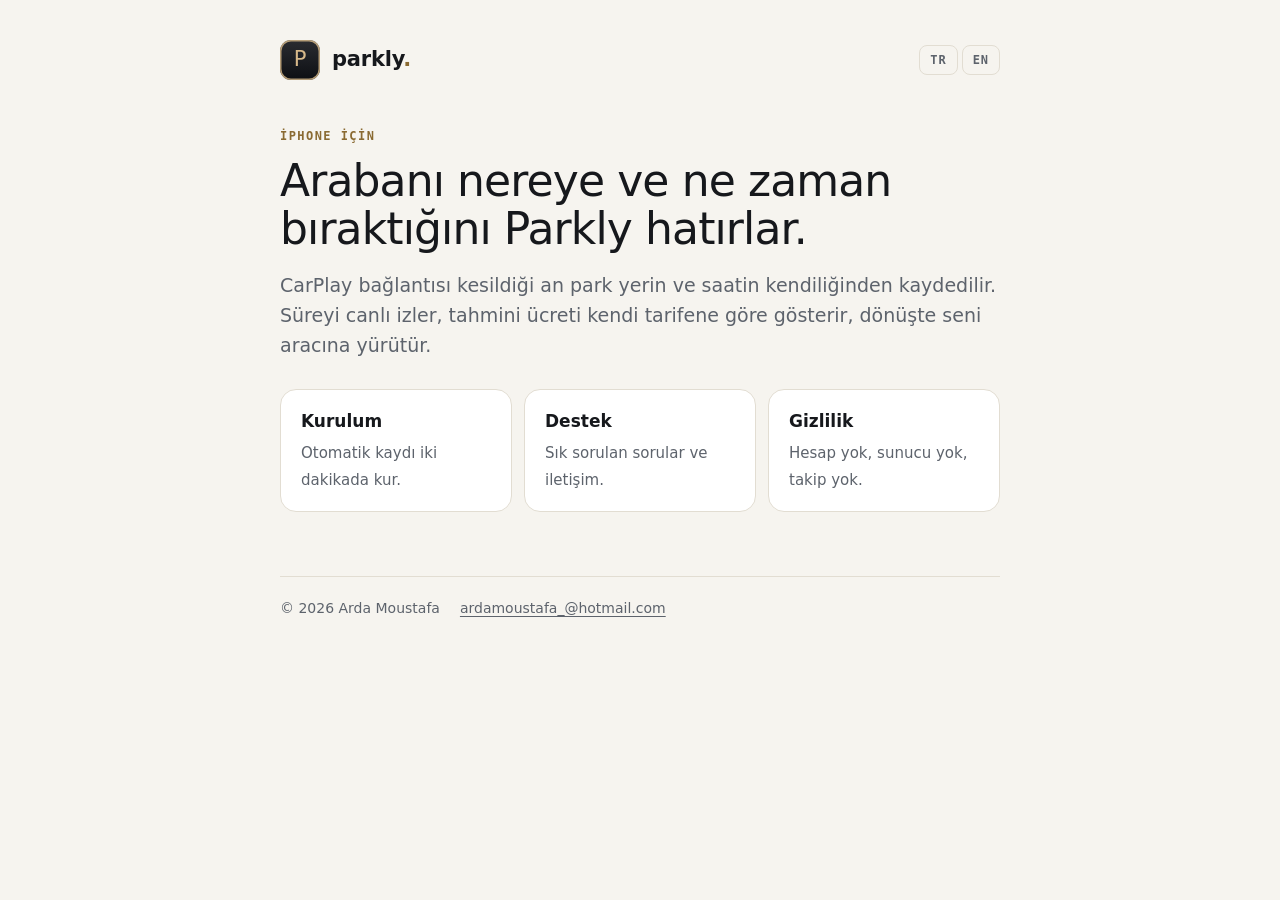
<file: index.html>
<!doctype html>
<html lang="tr">
<head>
<meta charset="utf-8">
<meta name="viewport" content="width=device-width, initial-scale=1, viewport-fit=cover">
<title>Parkly — Arabanı nereye bıraktığını hatırlar</title>
<meta name="description" content="Parkly, CarPlay bağlantısı kesildiğinde park yerini ve saatini kendiliğinden kaydeder. Hesap yok, sunucu yok, veriler iPhone'unda kalır.">
<link rel="stylesheet" href="style.css">
</head>
<body>
<span id="en"></span>
<div class="wrap">
  <header class="top">
    <a class="brand" href="index.html"><span class="mark" aria-hidden="true">P</span><b>parkly<i>.</i></b></a>
    <nav class="lang" aria-label="Dil / Language"><a href="index.html" hreflang="tr">TR</a><a href="index.html#en" hreflang="en">EN</a></nav>
  </header>

  <main class="lang-tr" lang="tr">
    <p class="eyebrow">iPhone için</p>
    <h1>Arabanı nereye ve ne zaman bıraktığını Parkly hatırlar.</h1>
    <p class="lede">CarPlay bağlantısı kesildiği an park yerin ve saatin kendiliğinden kaydedilir. Süreyi canlı izler, tahmini ücreti kendi tarifene göre gösterir, dönüşte seni aracına yürütür.</p>
    <div class="cards">
      <a href="support.html#kurulum"><b>Kurulum</b><span>Otomatik kaydı iki dakikada kur.</span></a>
      <a href="support.html"><b>Destek</b><span>Sık sorulan sorular ve iletişim.</span></a>
      <a href="privacy.html"><b>Gizlilik</b><span>Hesap yok, sunucu yok, takip yok.</span></a>
    </div>
  </main>

  <main class="lang-en" lang="en">
    <p class="eyebrow">For iPhone</p>
    <h1>Parkly remembers where and when you parked.</h1>
    <p class="lede">The moment CarPlay disconnects, your spot and time are saved automatically. It tracks the duration live, estimates the fee from your own tariff and walks you back to your car.</p>
    <div class="cards">
      <a href="support.html#en"><b>Setup</b><span>Set up automatic saving in two minutes.</span></a>
      <a href="support.html#en"><b>Support</b><span>Common questions and contact.</span></a>
      <a href="privacy.html#en"><b>Privacy</b><span>No account, no server, no tracking.</span></a>
    </div>
  </main>

  <footer>
    <span>© 2026 Arda Moustafa</span>
    <a href="mailto:ardamoustafa_@hotmail.com">ardamoustafa_@hotmail.com</a>
  </footer>
</div>
</body>
</html>
</file>
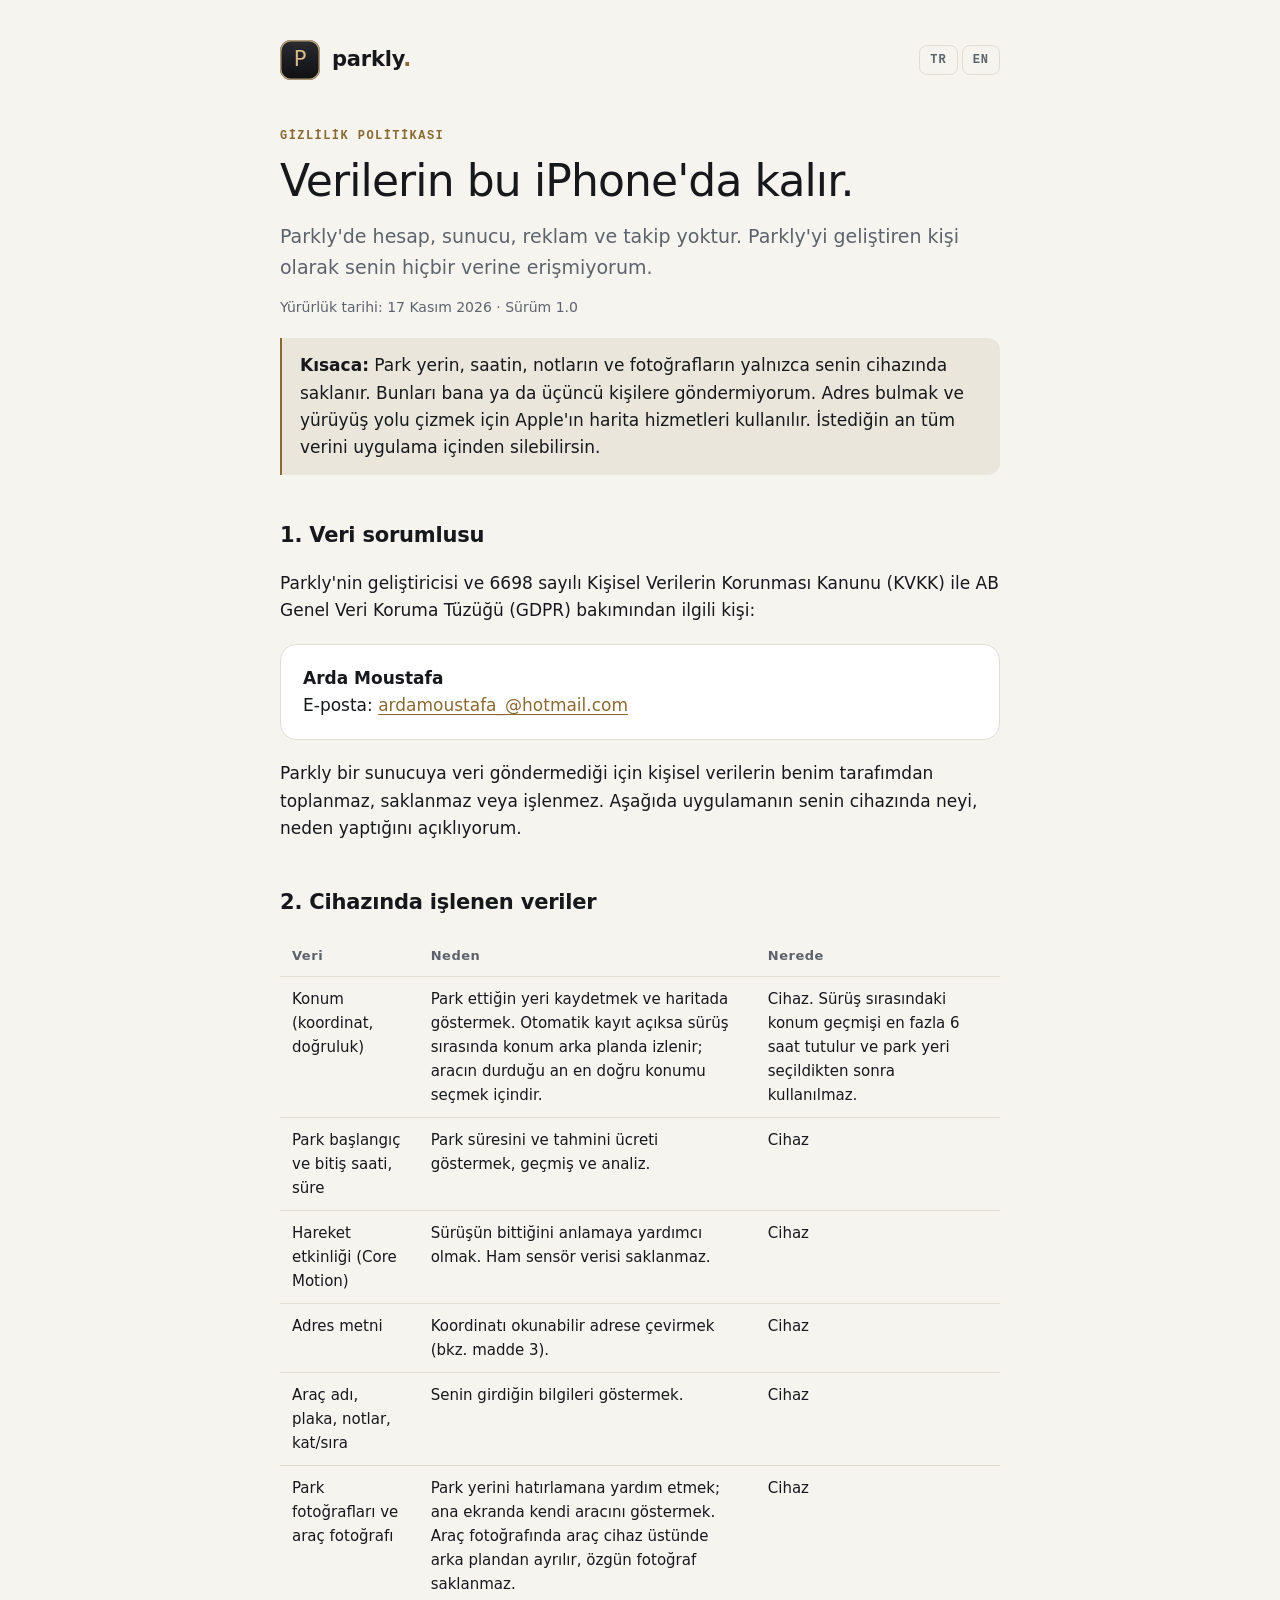
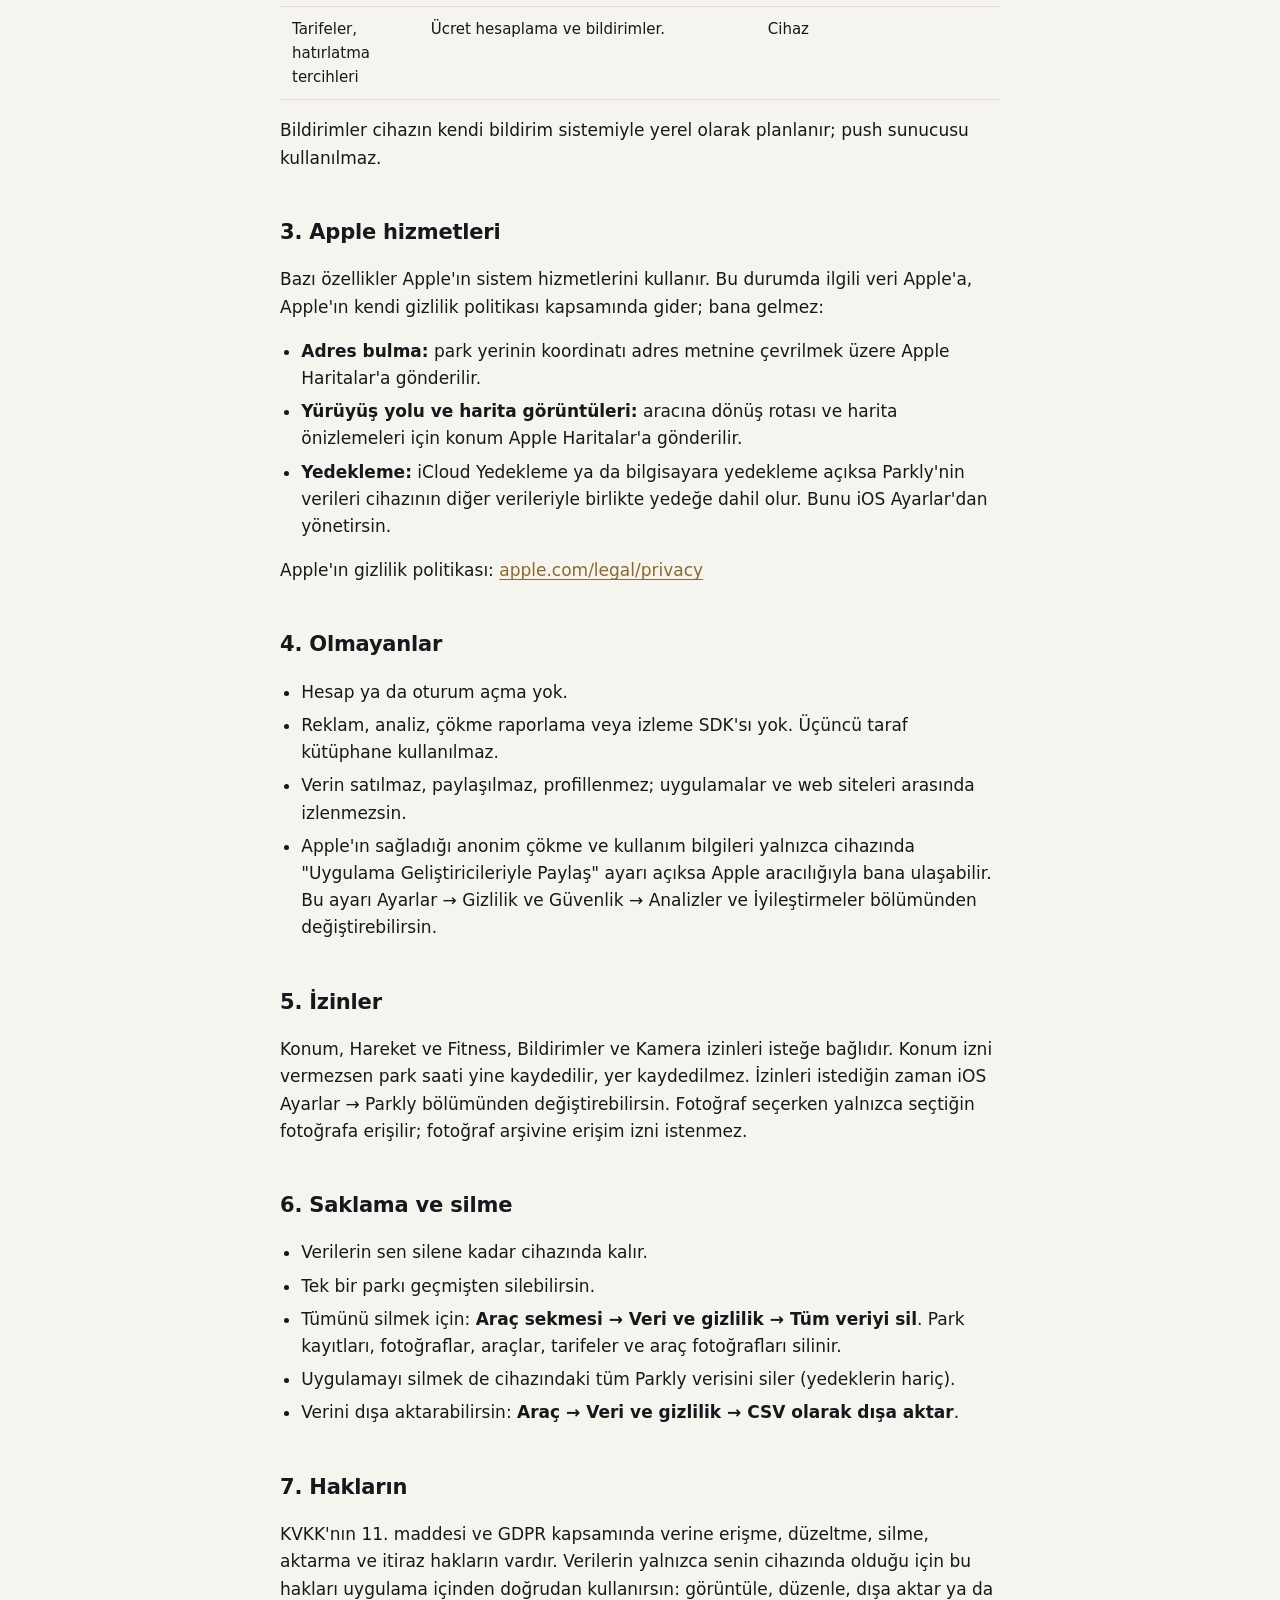
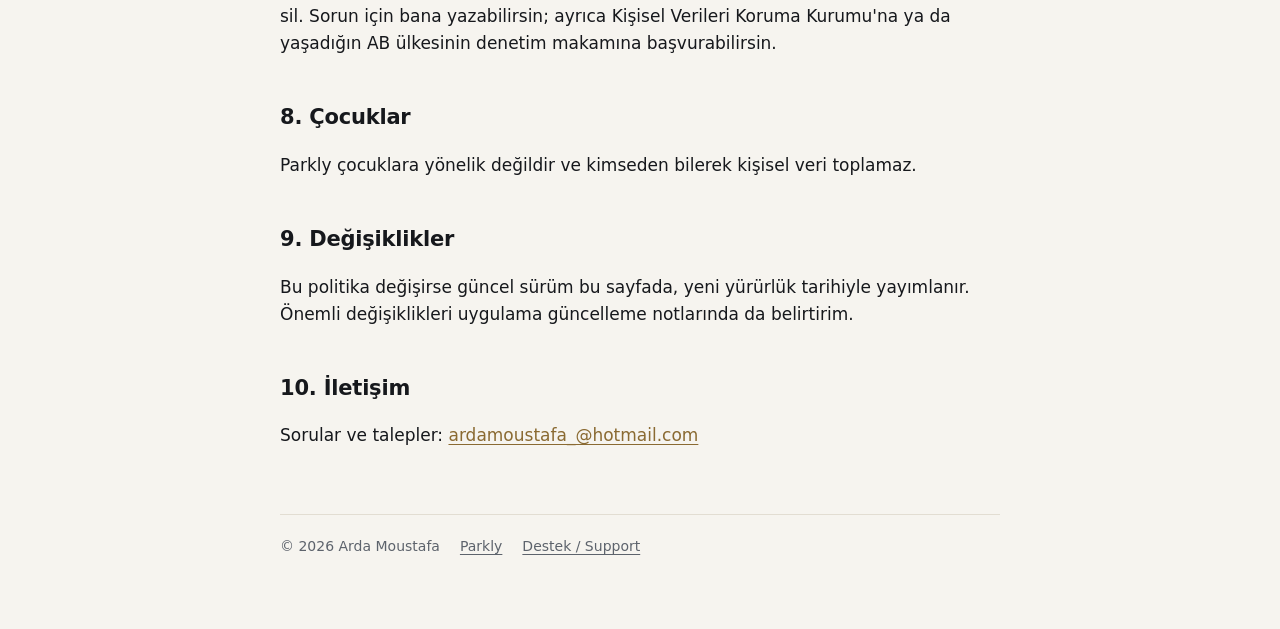
<file: privacy.html>
<!doctype html>
<html lang="tr">
<head>
<meta charset="utf-8">
<meta name="viewport" content="width=device-width, initial-scale=1, viewport-fit=cover">
<title>Parkly — Gizlilik Politikası / Privacy Policy</title>
<meta name="description" content="Parkly gizlilik politikası. Parkly verilerini yalnızca iPhone'unda işler; hesap, sunucu, reklam ve takip yoktur.">
<meta name="robots" content="index, follow">
<link rel="stylesheet" href="style.css">
</head>
<body>
<span id="en"></span>
<div class="wrap">
  <header class="top">
    <a class="brand" href="index.html"><span class="mark" aria-hidden="true">P</span><b>parkly<i>.</i></b></a>
    <nav class="lang" aria-label="Dil / Language"><a href="privacy.html" hreflang="tr">TR</a><a href="privacy.html#en" hreflang="en">EN</a></nav>
  </header>

  <!-- ===================== TÜRKÇE ===================== -->
  <main class="lang-tr" lang="tr">
    <p class="eyebrow">Gizlilik politikası</p>
    <h1>Verilerin bu iPhone'da kalır.</h1>
    <p class="lede">Parkly'de hesap, sunucu, reklam ve takip yoktur. Parkly'yi geliştiren kişi olarak senin hiçbir verine erişmiyorum.</p>
    <p class="meta">Yürürlük tarihi: 17 Kasım 2026 · Sürüm 1.0</p>

    <div class="callout"><strong>Kısaca:</strong> Park yerin, saatin, notların ve fotoğrafların yalnızca senin cihazında saklanır. Bunları bana ya da üçüncü kişilere göndermiyorum. Adres bulmak ve yürüyüş yolu çizmek için Apple'ın harita hizmetleri kullanılır. İstediğin an tüm verini uygulama içinden silebilirsin.</div>

    <h2>1. Veri sorumlusu</h2>
    <p>Parkly'nin geliştiricisi ve 6698 sayılı Kişisel Verilerin Korunması Kanunu (KVKK) ile AB Genel Veri Koruma Tüzüğü (GDPR) bakımından ilgili kişi:</p>
    <div class="plate"><p><strong>Arda Moustafa</strong><br>E-posta: <a href="mailto:ardamoustafa_@hotmail.com">ardamoustafa_@hotmail.com</a></p></div>
    <p>Parkly bir sunucuya veri göndermediği için kişisel verilerin benim tarafımdan toplanmaz, saklanmaz veya işlenmez. Aşağıda uygulamanın senin cihazında neyi, neden yaptığını açıklıyorum.</p>

    <h2>2. Cihazında işlenen veriler</h2>
    <div class="table"><table>
      <thead><tr><th>Veri</th><th>Neden</th><th>Nerede</th></tr></thead>
      <tbody>
        <tr><td>Konum (koordinat, doğruluk)</td><td>Park ettiğin yeri kaydetmek ve haritada göstermek. Otomatik kayıt açıksa sürüş sırasında konum arka planda izlenir; aracın durduğu an en doğru konumu seçmek içindir.</td><td>Cihaz. Sürüş sırasındaki konum geçmişi en fazla 6 saat tutulur ve park yeri seçildikten sonra kullanılmaz.</td></tr>
        <tr><td>Park başlangıç ve bitiş saati, süre</td><td>Park süresini ve tahmini ücreti göstermek, geçmiş ve analiz.</td><td>Cihaz</td></tr>
        <tr><td>Hareket etkinliği (Core Motion)</td><td>Sürüşün bittiğini anlamaya yardımcı olmak. Ham sensör verisi saklanmaz.</td><td>Cihaz</td></tr>
        <tr><td>Adres metni</td><td>Koordinatı okunabilir adrese çevirmek (bkz. madde 3).</td><td>Cihaz</td></tr>
        <tr><td>Araç adı, plaka, notlar, kat/sıra</td><td>Senin girdiğin bilgileri göstermek.</td><td>Cihaz</td></tr>
        <tr><td>Park fotoğrafları ve araç fotoğrafı</td><td>Park yerini hatırlamana yardım etmek; ana ekranda kendi aracını göstermek. Araç fotoğrafında araç cihaz üstünde arka plandan ayrılır, özgün fotoğraf saklanmaz.</td><td>Cihaz</td></tr>
        <tr><td>Tarifeler, hatırlatma tercihleri</td><td>Ücret hesaplama ve bildirimler.</td><td>Cihaz</td></tr>
      </tbody>
    </table></div>
    <p>Bildirimler cihazın kendi bildirim sistemiyle yerel olarak planlanır; push sunucusu kullanılmaz.</p>

    <h2>3. Apple hizmetleri</h2>
    <p>Bazı özellikler Apple'ın sistem hizmetlerini kullanır. Bu durumda ilgili veri Apple'a, Apple'ın kendi gizlilik politikası kapsamında gider; bana gelmez:</p>
    <ul>
      <li><strong>Adres bulma:</strong> park yerinin koordinatı adres metnine çevrilmek üzere Apple Haritalar'a gönderilir.</li>
      <li><strong>Yürüyüş yolu ve harita görüntüleri:</strong> aracına dönüş rotası ve harita önizlemeleri için konum Apple Haritalar'a gönderilir.</li>
      <li><strong>Yedekleme:</strong> iCloud Yedekleme ya da bilgisayara yedekleme açıksa Parkly'nin verileri cihazının diğer verileriyle birlikte yedeğe dahil olur. Bunu iOS Ayarlar'dan yönetirsin.</li>
    </ul>
    <p>Apple'ın gizlilik politikası: <a href="https://www.apple.com/legal/privacy/" rel="noopener">apple.com/legal/privacy</a></p>

    <h2>4. Olmayanlar</h2>
    <ul>
      <li>Hesap ya da oturum açma yok.</li>
      <li>Reklam, analiz, çökme raporlama veya izleme SDK'sı yok. Üçüncü taraf kütüphane kullanılmaz.</li>
      <li>Verin satılmaz, paylaşılmaz, profillenmez; uygulamalar ve web siteleri arasında izlenmezsin.</li>
      <li>Apple'ın sağladığı anonim çökme ve kullanım bilgileri yalnızca cihazında "Uygulama Geliştiricileriyle Paylaş" ayarı açıksa Apple aracılığıyla bana ulaşabilir. Bu ayarı Ayarlar → Gizlilik ve Güvenlik → Analizler ve İyileştirmeler bölümünden değiştirebilirsin.</li>
    </ul>

    <h2>5. İzinler</h2>
    <p>Konum, Hareket ve Fitness, Bildirimler ve Kamera izinleri isteğe bağlıdır. Konum izni vermezsen park saati yine kaydedilir, yer kaydedilmez. İzinleri istediğin zaman iOS Ayarlar → Parkly bölümünden değiştirebilirsin. Fotoğraf seçerken yalnızca seçtiğin fotoğrafa erişilir; fotoğraf arşivine erişim izni istenmez.</p>

    <h2>6. Saklama ve silme</h2>
    <ul>
      <li>Verilerin sen silene kadar cihazında kalır.</li>
      <li>Tek bir parkı geçmişten silebilirsin.</li>
      <li>Tümünü silmek için: <strong>Araç sekmesi → Veri ve gizlilik → Tüm veriyi sil</strong>. Park kayıtları, fotoğraflar, araçlar, tarifeler ve araç fotoğrafları silinir.</li>
      <li>Uygulamayı silmek de cihazındaki tüm Parkly verisini siler (yedeklerin hariç).</li>
      <li>Verini dışa aktarabilirsin: <strong>Araç → Veri ve gizlilik → CSV olarak dışa aktar</strong>.</li>
    </ul>

    <h2>7. Hakların</h2>
    <p>KVKK'nın 11. maddesi ve GDPR kapsamında verine erişme, düzeltme, silme, aktarma ve itiraz hakların vardır. Verilerin yalnızca senin cihazında olduğu için bu hakları uygulama içinden doğrudan kullanırsın: görüntüle, düzenle, dışa aktar ya da sil. Sorun için bana yazabilirsin; ayrıca Kişisel Verileri Koruma Kurumu'na ya da yaşadığın AB ülkesinin denetim makamına başvurabilirsin.</p>

    <h2>8. Çocuklar</h2>
    <p>Parkly çocuklara yönelik değildir ve kimseden bilerek kişisel veri toplamaz.</p>

    <h2>9. Değişiklikler</h2>
    <p>Bu politika değişirse güncel sürüm bu sayfada, yeni yürürlük tarihiyle yayımlanır. Önemli değişiklikleri uygulama güncelleme notlarında da belirtirim.</p>

    <h2>10. İletişim</h2>
    <p>Sorular ve talepler: <a href="mailto:ardamoustafa_@hotmail.com">ardamoustafa_@hotmail.com</a></p>
  </main>

  <!-- ===================== ENGLISH ===================== -->
  <main class="lang-en" lang="en">
    <p class="eyebrow">Privacy policy</p>
    <h1>Your data stays on your iPhone.</h1>
    <p class="lede">Parkly has no account, no server, no ads and no tracking. As the developer, I have no access to any of your data.</p>
    <p class="meta">Effective date: November 17, 2026 · Version 1.0</p>

    <div class="callout"><strong>In short:</strong> your parking spot, times, notes and photos are stored only on your device. I don't send them to myself or to anyone else. Apple's map services are used to find addresses and draw walking routes. You can delete all of your data from inside the app at any time.</div>

    <h2>1. Who is responsible</h2>
    <p>The developer of Parkly, and the controller under the EU General Data Protection Regulation (GDPR) and Turkey's Personal Data Protection Law (KVKK):</p>
    <div class="plate"><p><strong>Arda Moustafa</strong><br>Email: <a href="mailto:ardamoustafa_@hotmail.com">ardamoustafa_@hotmail.com</a></p></div>
    <p>Because Parkly doesn't send data to any server, I don't collect, store or process your personal data. Below I explain what the app does on your device and why.</p>

    <h2>2. Data processed on your device</h2>
    <div class="table"><table>
      <thead><tr><th>Data</th><th>Why</th><th>Where</th></tr></thead>
      <tbody>
        <tr><td>Location (coordinates, accuracy)</td><td>To save where you parked and show it on a map. With automatic saving on, location is tracked in the background while you drive so the most accurate position can be picked the moment the car stops.</td><td>Device. Location history from driving is kept for at most 6 hours and is not used after the spot is chosen.</td></tr>
        <tr><td>Parking start and end times, duration</td><td>To show duration and the estimated fee; history and insights.</td><td>Device</td></tr>
        <tr><td>Motion activity (Core Motion)</td><td>To help detect that a drive has ended. Raw sensor data is not stored.</td><td>Device</td></tr>
        <tr><td>Address text</td><td>To turn coordinates into a readable address (see section 3).</td><td>Device</td></tr>
        <tr><td>Vehicle name, plate, notes, floor/row</td><td>To show the details you enter.</td><td>Device</td></tr>
        <tr><td>Parking photos and your car's photo</td><td>To help you find your spot; to show your own car on the home screen. Your car is lifted out of the photo on the device; the original photo is not kept.</td><td>Device</td></tr>
        <tr><td>Tariffs, reminder preferences</td><td>Fee calculation and notifications.</td><td>Device</td></tr>
      </tbody>
    </table></div>
    <p>Notifications are scheduled locally by the system; no push server is used.</p>

    <h2>3. Apple services</h2>
    <p>Some features use Apple's system services. In those cases the data goes to Apple under Apple's own privacy policy, not to me:</p>
    <ul>
      <li><strong>Address lookup:</strong> the coordinates of your spot are sent to Apple Maps to get an address.</li>
      <li><strong>Walking directions and map images:</strong> your location is sent to Apple Maps for the route back to your car and map previews.</li>
      <li><strong>Backups:</strong> if iCloud Backup or computer backups are on, Parkly's data is included with the rest of your device's data. You manage this in iOS Settings.</li>
    </ul>
    <p>Apple's privacy policy: <a href="https://www.apple.com/legal/privacy/" rel="noopener">apple.com/legal/privacy</a></p>

    <h2>4. What Parkly doesn't do</h2>
    <ul>
      <li>No account or sign-in.</li>
      <li>No advertising, analytics, crash-reporting or tracking SDKs. No third-party libraries.</li>
      <li>Your data is never sold, shared or profiled, and you are not tracked across apps and websites.</li>
      <li>Anonymous crash and usage information from Apple reaches me through Apple only if "Share With App Developers" is on, under Settings → Privacy &amp; Security → Analytics &amp; Improvements.</li>
    </ul>

    <h2>5. Permissions</h2>
    <p>Location, Motion &amp; Fitness, Notifications and Camera permissions are optional. Without location access the parking time is still saved, but not the place. You can change permissions any time in iOS Settings → Parkly. When you choose a photo, the app only receives that photo; no access to your photo library is requested.</p>

    <h2>6. Retention and deletion</h2>
    <ul>
      <li>Your data stays on your device until you delete it.</li>
      <li>You can delete a single parking session from history.</li>
      <li>To delete everything: <strong>Vehicle tab → Data &amp; privacy → Delete all data</strong>. Parking sessions, photos, vehicles, tariffs and car photos are deleted.</li>
      <li>Deleting the app also removes all Parkly data from your device (not from your backups).</li>
      <li>You can export your data: <strong>Vehicle → Data &amp; privacy → Export as CSV</strong>.</li>
    </ul>

    <h2>7. Your rights</h2>
    <p>Under the GDPR and KVKK you have the right to access, correct, delete and port your data and to object. Because your data is only on your device, you exercise these rights directly in the app: view, edit, export or delete. You can contact me with any concern, and you can lodge a complaint with your data protection authority.</p>

    <h2>8. Children</h2>
    <p>Parkly is not directed at children and does not knowingly collect personal data from anyone.</p>

    <h2>9. Changes</h2>
    <p>If this policy changes, the current version is published on this page with a new effective date. I also mention important changes in the app's release notes.</p>

    <h2>10. Contact</h2>
    <p>Questions and requests: <a href="mailto:ardamoustafa_@hotmail.com">ardamoustafa_@hotmail.com</a></p>
  </main>

  <footer>
    <span>© 2026 Arda Moustafa</span>
    <a href="index.html">Parkly</a>
    <a href="support.html">Destek / Support</a>
  </footer>
</div>
</body>
</html>
</file>
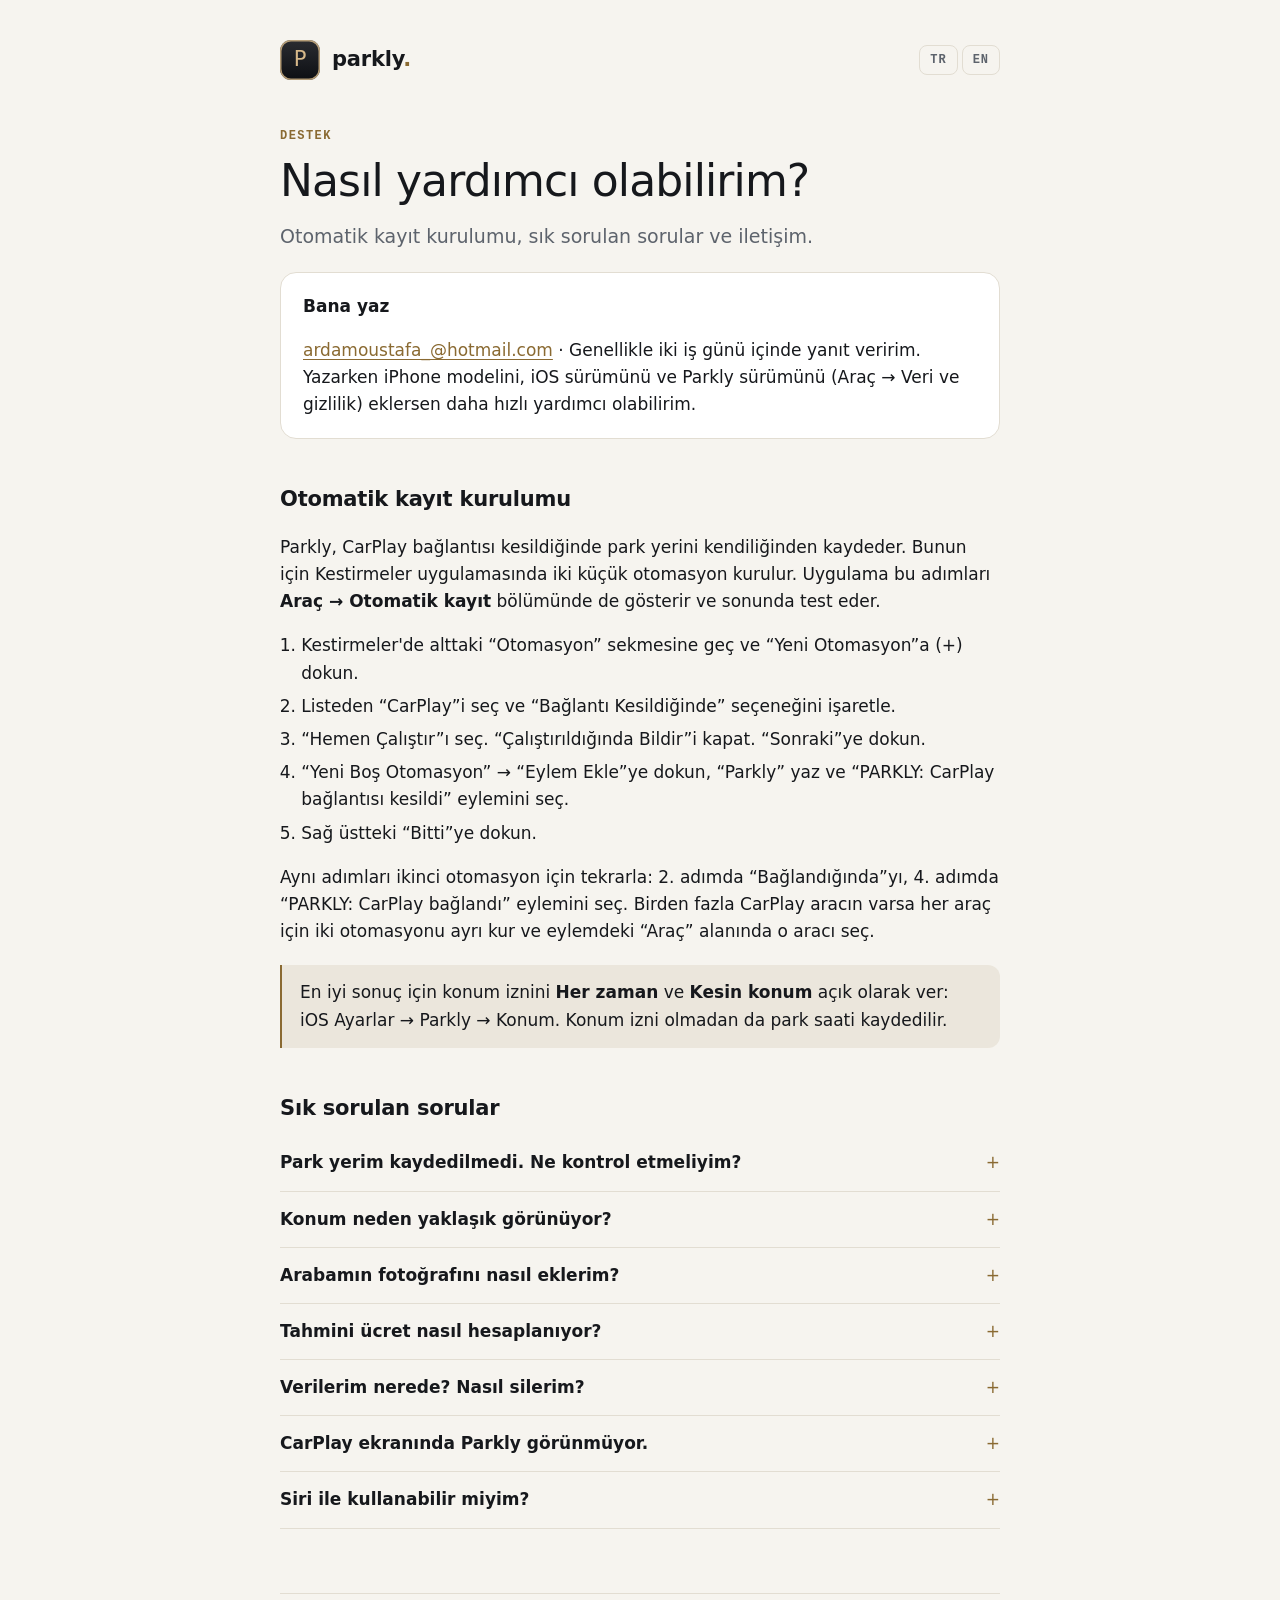
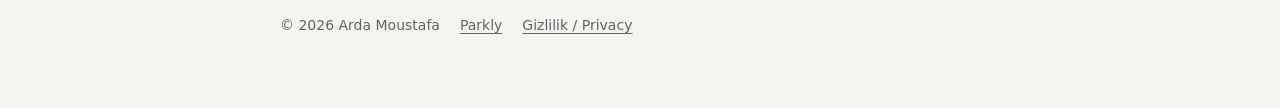
<file: support.html>
<!doctype html>
<html lang="tr">
<head>
<meta charset="utf-8">
<meta name="viewport" content="width=device-width, initial-scale=1, viewport-fit=cover">
<title>Parkly — Destek / Support</title>
<meta name="description" content="Parkly destek: otomatik kayıt kurulumu, sık sorulan sorular ve iletişim.">
<link rel="stylesheet" href="style.css">
</head>
<body>
<span id="en"></span>
<div class="wrap">
  <header class="top">
    <a class="brand" href="index.html"><span class="mark" aria-hidden="true">P</span><b>parkly<i>.</i></b></a>
    <nav class="lang" aria-label="Dil / Language"><a href="support.html" hreflang="tr">TR</a><a href="support.html#en" hreflang="en">EN</a></nav>
  </header>

  <!-- ===================== TÜRKÇE ===================== -->
  <main class="lang-tr" lang="tr">
    <p class="eyebrow">Destek</p>
    <h1>Nasıl yardımcı olabilirim?</h1>
    <p class="lede">Otomatik kayıt kurulumu, sık sorulan sorular ve iletişim.</p>

    <div class="plate">
      <h3>Bana yaz</h3>
      <p><a href="mailto:ardamoustafa_@hotmail.com?subject=Parkly%20destek">ardamoustafa_@hotmail.com</a> · Genellikle iki iş günü içinde yanıt veririm. Yazarken iPhone modelini, iOS sürümünü ve Parkly sürümünü (Araç → Veri ve gizlilik) eklersen daha hızlı yardımcı olabilirim.</p>
    </div>

    <h2 id="kurulum">Otomatik kayıt kurulumu</h2>
    <p>Parkly, CarPlay bağlantısı kesildiğinde park yerini kendiliğinden kaydeder. Bunun için Kestirmeler uygulamasında iki küçük otomasyon kurulur. Uygulama bu adımları <strong>Araç → Otomatik kayıt</strong> bölümünde de gösterir ve sonunda test eder.</p>
    <ol>
      <li>Kestirmeler'de alttaki “Otomasyon” sekmesine geç ve “Yeni Otomasyon”a (+) dokun.</li>
      <li>Listeden “CarPlay”i seç ve “Bağlantı Kesildiğinde” seçeneğini işaretle.</li>
      <li>“Hemen Çalıştır”ı seç. “Çalıştırıldığında Bildir”i kapat. “Sonraki”ye dokun.</li>
      <li>“Yeni Boş Otomasyon” → “Eylem Ekle”ye dokun, “Parkly” yaz ve “PARKLY: CarPlay bağlantısı kesildi” eylemini seç.</li>
      <li>Sağ üstteki “Bitti”ye dokun.</li>
    </ol>
    <p>Aynı adımları ikinci otomasyon için tekrarla: 2. adımda “Bağlandığında”yı, 4. adımda “PARKLY: CarPlay bağlandı” eylemini seç. Birden fazla CarPlay aracın varsa her araç için iki otomasyonu ayrı kur ve eylemdeki “Araç” alanında o aracı seç.</p>
    <div class="callout">En iyi sonuç için konum iznini <strong>Her zaman</strong> ve <strong>Kesin konum</strong> açık olarak ver: iOS Ayarlar → Parkly → Konum. Konum izni olmadan da park saati kaydedilir.</div>

    <h2>Sık sorulan sorular</h2>
    <details><summary>Park yerim kaydedilmedi. Ne kontrol etmeliyim?</summary>
      <ul>
        <li>Kestirmeler'deki iki otomasyonun açık olduğunu ve “Hemen Çalıştır”ın seçili olduğunu kontrol et.</li>
        <li>Konum izninin “Her zaman” olduğunu kontrol et.</li>
        <li>Düşük Güç Modu ve Arka Planda Uygulama Yenileme kapalıysa kayıt gecikebilir.</li>
        <li><strong>Araç → Otomatik kayıt</strong> bölümündeki testi çalıştır.</li>
      </ul>
    </details>
    <details><summary>Konum neden yaklaşık görünüyor?</summary>
      <p>Kapalı otopark ve yüksek binalar arasında GPS sinyali zayıflar. Parkly sürüşün son anlarındaki en doğru konumu seçer; yine de yanlışsa park ayrıntısında haritadan düzeltebilirsin.</p>
    </details>
    <details><summary>Arabamın fotoğrafını nasıl eklerim?</summary>
      <p>Ana ekranda aracın altındaki <strong>Arabanı ekle</strong>'ye dokun ve aracın tamamının göründüğü, yandan ya da çaprazdan çekilmiş bir fotoğraf seç. Araç fotoğraftan ayrılıp stüdyoya yerleştirilir. Sade arka plan ve gün ışığı en iyi sonucu verir. Bu işlem iPhone'unda yapılır, fotoğraf hiçbir yere gönderilmez.</p>
    </details>
    <details><summary>Tahmini ücret nasıl hesaplanıyor?</summary>
      <p>Araç sekmesinde girdiğin tarifeye göre: ücretsiz süre, ilk blok, sonraki her blok ve günlük tavan. Günlük tavan park başlangıcından itibaren her 24 saatlik dilime ayrı uygulanır; gece yarısı sıfırlanan otoparklarda gerçek ücret farklı olabilir. Ücret tahminidir, otoparkın kesin ücretinin yerine geçmez.</p>
    </details>
    <details><summary>Verilerim nerede? Nasıl silerim?</summary>
      <p>Tüm verilerin yalnızca iPhone'unda. Silmek için: <strong>Araç → Veri ve gizlilik → Tüm veriyi sil</strong>. Ayrıntı: <a href="privacy.html">Gizlilik politikası</a>.</p>
    </details>
    <details><summary>CarPlay ekranında Parkly görünmüyor.</summary>
      <p>Otomatik kayıt CarPlay ekranı olmadan çalışır; Kestirmeler otomasyonu yeterlidir. iOS 26 ve sonrasında Parkly widget'ını ve park sırasındaki Canlı Etkinlik'i CarPlay panosunda görebilirsin: iPhone'da Ayarlar → Genel → CarPlay → aracın → Widget'lar.</p>
    </details>
    <details><summary>Siri ile kullanabilir miyim?</summary>
      <p>Evet: “Arabam nerede?”, “Aracımı park ettim”, “Parkı bitir”.</p>
    </details>
  </main>

  <!-- ===================== ENGLISH ===================== -->
  <main class="lang-en" lang="en">
    <p class="eyebrow">Support</p>
    <h1>How can I help?</h1>
    <p class="lede">Setting up automatic saving, common questions and contact.</p>

    <div class="plate">
      <h3>Write to me</h3>
      <p><a href="mailto:ardamoustafa_@hotmail.com?subject=Parkly%20support">ardamoustafa_@hotmail.com</a> · I usually reply within two business days. Including your iPhone model, iOS version and Parkly version (Vehicle → Data &amp; privacy) helps me help you faster.</p>
    </div>

    <h2 id="setup">Setting up automatic saving</h2>
    <p>Parkly saves your parking spot by itself when CarPlay disconnects. This uses two small automations in the Shortcuts app. The app also shows these steps under <strong>Vehicle → Automatic saving</strong> and tests them at the end.</p>
    <ol>
      <li>In Shortcuts, go to the “Automation” tab at the bottom and tap “New Automation” (+).</li>
      <li>Choose “CarPlay” from the list and select “When Disconnects”.</li>
      <li>Choose “Run Immediately”. Turn off “Notify When Run”. Tap “Next”.</li>
      <li>Tap “New Blank Automation” → “Add Action”, type “Parkly” and choose the “PARKLY: CarPlay disconnected” action.</li>
      <li>Tap “Done” at the top right.</li>
    </ol>
    <p>Repeat for the second automation: choose “When Connects” in step 2 and “PARKLY: CarPlay connected” in step 4. If you have more than one CarPlay car, set up both automations for each car and pick that car in the action's “Vehicle” field.</p>
    <div class="callout">For best results, allow location <strong>Always</strong> with <strong>Precise Location</strong> on: iOS Settings → Parkly → Location. Without location access the parking time is still saved.</div>

    <h2>Frequently asked questions</h2>
    <details><summary>My spot wasn't saved. What should I check?</summary>
      <ul>
        <li>Check that both automations are on in Shortcuts and “Run Immediately” is selected.</li>
        <li>Check that location access is set to “Always”.</li>
        <li>With Low Power Mode on or Background App Refresh off, saving can be delayed.</li>
        <li>Run the test under <strong>Vehicle → Automatic saving</strong>.</li>
      </ul>
    </details>
    <details><summary>Why does my location look approximate?</summary>
      <p>GPS is weaker in covered car parks and between tall buildings. Parkly picks the most accurate position from the last moments of the drive; if it's still off, you can correct it on the map in the parking details.</p>
    </details>
    <details><summary>How do I add a photo of my car?</summary>
      <p>On the home screen, tap <strong>Add your car</strong> below the car and choose a photo that shows the whole car from the side or at an angle. Your car is lifted out of the photo and placed in the studio. A simple background and daylight work best. This happens on your iPhone; the photo is never sent anywhere.</p>
    </details>
    <details><summary>How is the estimated fee calculated?</summary>
      <p>From the tariff you enter in the Vehicle tab: free minutes, first block, each following block and a daily cap. The daily cap applies to each 24-hour period from when you parked; car parks that reset at midnight may charge differently. The fee is an estimate and doesn't replace the car park's actual charge.</p>
    </details>
    <details><summary>Where is my data? How do I delete it?</summary>
      <p>All your data is only on your iPhone. To delete it: <strong>Vehicle → Data &amp; privacy → Delete all data</strong>. Details: <a href="privacy.html#en">Privacy policy</a>.</p>
    </details>
    <details><summary>Parkly doesn't appear on my CarPlay screen.</summary>
      <p>Automatic saving works without a CarPlay screen; the Shortcuts automation is enough. On iOS 26 and later you can see the Parkly widget and, while parked, the Live Activity on the CarPlay Dashboard: on iPhone, Settings → General → CarPlay → your car → Widgets.</p>
    </details>
    <details><summary>Can I use it with Siri?</summary>
      <p>Yes: “Where is my car?”, “I parked my car”, “End parking”.</p>
    </details>
  </main>

  <footer>
    <span>© 2026 Arda Moustafa</span>
    <a href="index.html">Parkly</a>
    <a href="privacy.html">Gizlilik / Privacy</a>
  </footer>
</div>
</body>
</html>
</file>
<file: style.css>
/* Parkly — Nocturne. Dış kaynak yok: yazı tipi, betik, analiz yüklenmez (gizlilik sayfası ziyaretçiyi izlemez). */
:root {
  --bg: #f6f4ef;
  --plate: #ffffff;
  --line: #e2ddd2;
  --text: #16181c;
  --muted: #5d636c;
  --accent: #8a6a32;
  --accent-soft: rgba(138, 106, 50, 0.1);
  color-scheme: light;
}
@media (prefers-color-scheme: dark) {
  :root {
    --bg: #0b0d10;
    --plate: #14171c;
    --line: #262a31;
    --text: #ece8e1;
    --muted: #9aa0a8;
    --accent: #d7b98a;
    --accent-soft: rgba(215, 185, 138, 0.1);
    color-scheme: dark;
  }
}
* { box-sizing: border-box; }
html { -webkit-text-size-adjust: 100%; }
body {
  margin: 0;
  background: var(--bg);
  color: var(--text);
  font: 17px/1.6 -apple-system, BlinkMacSystemFont, "SF Pro Text", "Segoe UI", system-ui, sans-serif;
  padding-left: max(20px, env(safe-area-inset-left, 0px));
  padding-right: max(20px, env(safe-area-inset-right, 0px));
}
.wrap { max-width: 720px; margin: 0 auto; padding-block: 40px 72px; }
header.top { display: flex; align-items: center; justify-content: space-between; gap: 16px; flex-wrap: wrap; margin-bottom: 48px; }
.brand { display: flex; align-items: center; gap: 12px; color: var(--text); text-decoration: none; }
.mark {
  width: 40px; height: 40px; border-radius: 11px; display: grid; place-items: center;
  background: linear-gradient(#2a2c31, #0d0f13); color: #d7b98a; font-weight: 500; font-size: 21px;
  box-shadow: inset 0 0 0 1.5px rgba(215, 185, 138, 0.8);
}
.brand b { font-size: 21px; font-weight: 600; letter-spacing: -0.01em; }
.brand b i { color: var(--accent); font-style: normal; }
nav.lang { display: flex; gap: 4px; font: 600 12px/1 ui-monospace, "SF Mono", Menlo, monospace; letter-spacing: 0.08em; }
nav.lang a { color: var(--muted); text-decoration: none; padding: 8px 10px; border-radius: 8px; border: 1px solid var(--line); }
nav.lang a:hover, nav.lang a:focus-visible { color: var(--text); }
.eyebrow { font: 600 12px/1.4 ui-monospace, "SF Mono", Menlo, monospace; letter-spacing: 0.12em; text-transform: uppercase; color: var(--accent); margin: 0 0 12px; }
h1 { font-size: clamp(32px, 6vw, 44px); line-height: 1.1; font-weight: 300; letter-spacing: -0.02em; margin: 0 0 16px; text-wrap: balance; }
h2 { font-size: 21px; font-weight: 600; letter-spacing: -0.01em; margin: 44px 0 10px; text-wrap: balance; }
h3 { font-size: 17px; font-weight: 600; margin: 24px 0 6px; }
p, li { color: var(--text); }
.lede { font-size: 19px; color: var(--muted); margin: 0 0 8px; }
.meta { color: var(--muted); font-size: 14px; }
ul, ol { padding-left: 1.25em; }
li { margin: 6px 0; }
a { color: var(--accent); text-underline-offset: 3px; }
a:focus-visible { outline: 2px solid var(--accent); outline-offset: 3px; border-radius: 4px; }
.plate { background: var(--plate); border: 1px solid var(--line); border-radius: 16px; padding: 20px 22px; margin: 20px 0; }
.plate > :first-child { margin-top: 0; }
.plate > :last-child { margin-bottom: 0; }
.callout { border-left: 2px solid var(--accent); background: var(--accent-soft); border-radius: 0 12px 12px 0; padding: 14px 18px; margin: 20px 0; }
table { width: 100%; border-collapse: collapse; font-size: 15px; }
.table { overflow-x: auto; margin: 16px 0; }
th, td { text-align: left; padding: 10px 12px; border-bottom: 1px solid var(--line); vertical-align: top; }
th { font-weight: 600; color: var(--muted); font-size: 13px; letter-spacing: 0.04em; }
.cards { display: grid; grid-template-columns: repeat(auto-fit, minmax(200px, 1fr)); gap: 12px; margin: 28px 0; }
.cards a { display: block; text-decoration: none; color: var(--text); background: var(--plate); border: 1px solid var(--line); border-radius: 16px; padding: 18px 20px; }
.cards a:hover { border-color: var(--accent); }
.cards b { display: block; font-size: 17px; margin-bottom: 4px; }
.cards span { color: var(--muted); font-size: 15px; }
code { font: 0.92em ui-monospace, "SF Mono", Menlo, monospace; background: var(--accent-soft); padding: 1px 6px; border-radius: 6px; }
details { border-bottom: 1px solid var(--line); padding: 14px 0; }
details summary { cursor: pointer; font-weight: 600; list-style: none; }
details summary::-webkit-details-marker { display: none; }
details summary::after { content: "+"; float: right; color: var(--accent); font-weight: 400; }
details[open] summary::after { content: "–"; }
details > :not(summary) { margin-top: 10px; }
footer { margin-top: 64px; padding-top: 20px; border-top: 1px solid var(--line); color: var(--muted); font-size: 14px; display: flex; flex-wrap: wrap; gap: 8px 20px; }
footer a { color: var(--muted); }

/* İki dil, betik yok: varsayılan Türkçe; adres #en ile bitiyorsa İngilizce. */
.lang-en { display: none; }
body:has(#en:target) .lang-tr { display: none; }
body:has(#en:target) .lang-en { display: block; }
@media (prefers-reduced-motion: no-preference) { html { scroll-behavior: smooth; } }
</file>
